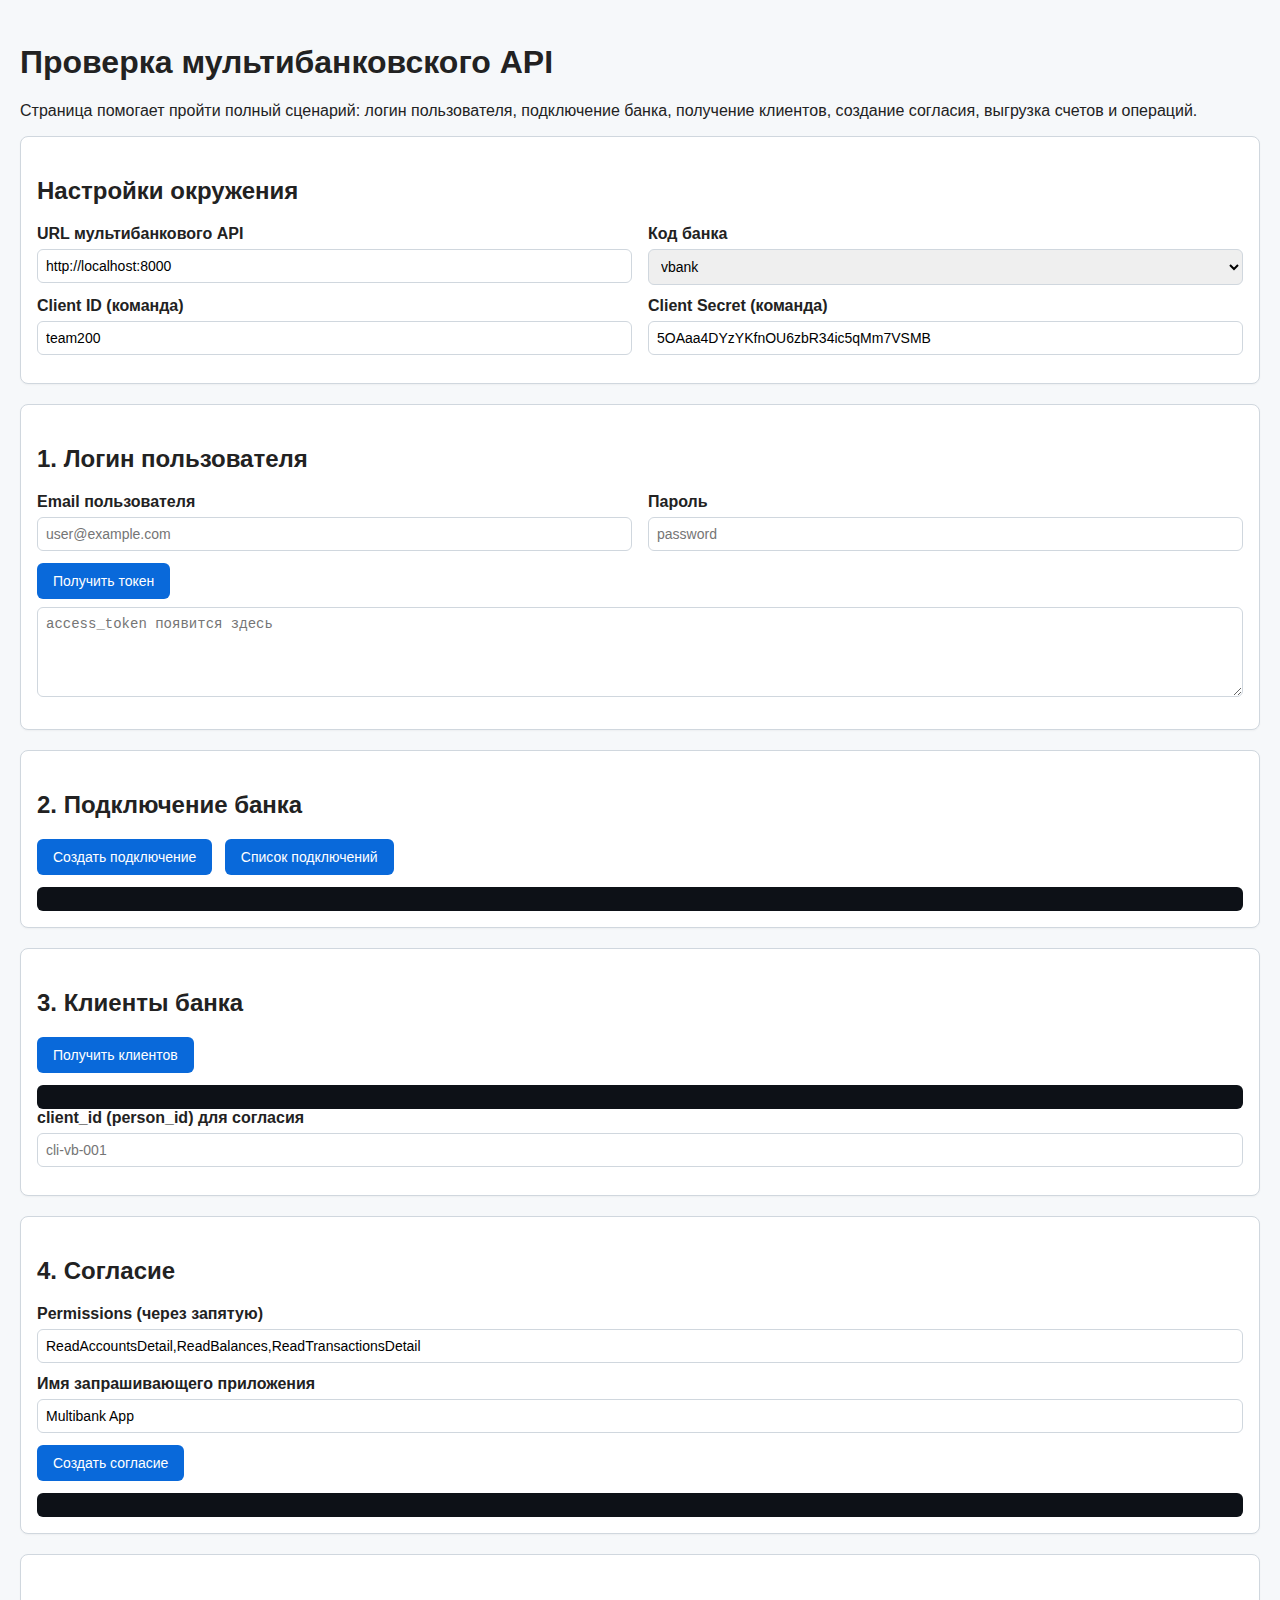
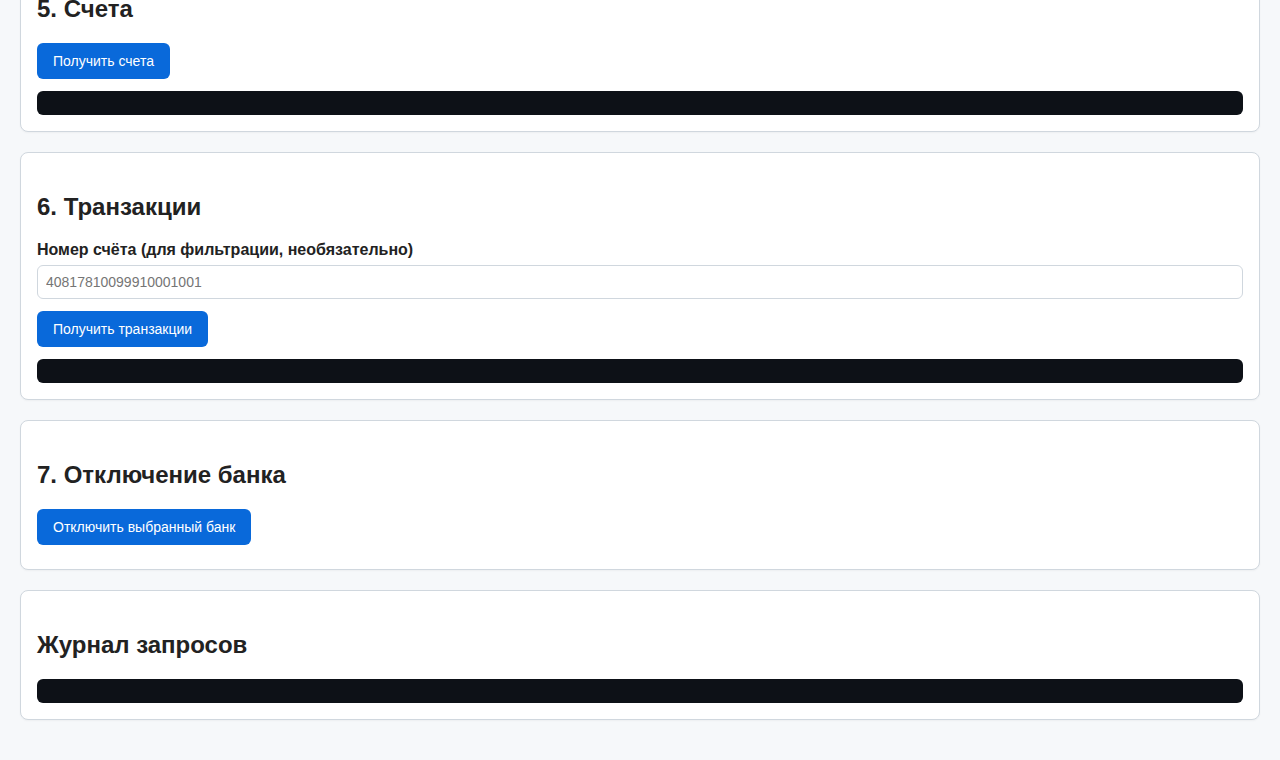
<file: frontend/bank-api-tester.html>
<!DOCTYPE html>
<html lang="ru">
<head>
  <meta charset="UTF-8">
  <title>Проверка мультибанковского API</title>
  <style>
    body {
      font-family: Arial, sans-serif;
      margin: 0;
      padding: 20px;
      background: #f6f8fa;
      color: #222;
    }
    h1, h2 {
      margin-top: 24px;
    }
    section {
      background: #fff;
      border: 1px solid #d0d7de;
      border-radius: 8px;
      padding: 16px;
      margin-bottom: 20px;
      box-shadow: 0 1px 2px rgba(0,0,0,0.04);
    }
    label {
      display: block;
      margin-bottom: 6px;
      font-weight: bold;
    }
    input, select, textarea {
      width: 100%;
      padding: 8px;
      margin-bottom: 12px;
      border: 1px solid #d0d7de;
      border-radius: 6px;
      font-size: 14px;
      box-sizing: border-box;
    }
    textarea {
      min-height: 90px;
      resize: vertical;
    }
    button {
      background: #0969da;
      color: #fff;
      border: none;
      padding: 10px 16px;
      border-radius: 6px;
      font-size: 14px;
      cursor: pointer;
    }
    button:hover {
      background: #0552b5;
    }
    .row {
      display: flex;
      gap: 16px;
      flex-wrap: wrap;
    }
    .col {
      flex: 1;
      min-width: 220px;
    }
    .output {
      font-family: Consolas, "Courier New", monospace;
      background: #0d1117;
      color: #c9d1d9;
      padding: 12px;
      border-radius: 6px;
      overflow-x: auto;
      white-space: pre-wrap;
      margin-top: 12px;
    }
    .status {
      margin: 8px 0;
      font-size: 14px;
      color: #24292f;
    }
    .grid {
      display: grid;
      gap: 12px;
      grid-template-columns: repeat(auto-fill, minmax(280px, 1fr));
    }
  </style>
</head>
<body>
  <h1>Проверка мультибанковского API</h1>
  <p>Страница помогает пройти полный сценарий: логин пользователя, подключение банка, получение клиентов, создание согласия, выгрузка счетов и операций.</p>

  <section>
    <h2>Настройки окружения</h2>
    <div class="row">
      <div class="col">
        <label for="api-url">URL мультибанкового API</label>
        <input id="api-url" type="text" value="http://localhost:8000" />
      </div>
      <div class="col">
        <label for="bank-code">Код банка</label>
        <select id="bank-code">
          <option value="vbank">vbank</option>
          <option value="abank">abank</option>
          <option value="sbank">sbank</option>
        </select>
      </div>
    </div>
    <div class="row">
      <div class="col">
        <label for="team-client-id">Client ID (команда)</label>
        <input id="team-client-id" type="text" value="team200" />
      </div>
      <div class="col">
        <label for="team-client-secret">Client Secret (команда)</label>
        <input id="team-client-secret" type="text" value="5OAaa4DYzYKfnOU6zbR34ic5qMm7VSMB" />
      </div>
    </div>
  </section>

  <section>
    <h2>1. Логин пользователя</h2>
    <div class="row">
      <div class="col">
        <label for="user-login">Email пользователя</label>
        <input id="user-login" type="email" placeholder="user@example.com" />
      </div>
      <div class="col">
        <label for="user-password">Пароль</label>
        <input id="user-password" type="password" placeholder="password" />
      </div>
    </div>
    <button id="btn-login">Получить токен</button>
    <div class="status" id="login-status"></div>
    <textarea id="access-token" readonly placeholder="access_token появится здесь"></textarea>
  </section>

  <section>
    <h2>2. Подключение банка</h2>
    <button id="btn-connect">Создать подключение</button>
    <button id="btn-connections" style="margin-left: 8px;">Список подключений</button>
    <div class="status" id="connect-status"></div>
    <div class="output" id="connections-output"></div>
  </section>

  <section>
    <h2>3. Клиенты банка</h2>
    <button id="btn-load-clients">Получить клиентов</button>
    <div class="status" id="clients-status"></div>
    <div class="output" id="clients-output"></div>
    <label for="client-person-id">client_id (person_id) для согласия</label>
    <input id="client-person-id" type="text" placeholder="cli-vb-001" />
  </section>

  <section>
    <h2>4. Согласие</h2>
    <label for="permissions">Permissions (через запятую)</label>
    <input id="permissions" type="text" value="ReadAccountsDetail,ReadBalances,ReadTransactionsDetail" />
    <label for="requesting-name">Имя запрашивающего приложения</label>
    <input id="requesting-name" type="text" value="Multibank App" />
    <button id="btn-create-consent">Создать согласие</button>
    <div class="status" id="consent-status"></div>
    <div class="output" id="consent-output"></div>
  </section>

  <section>
    <h2>5. Счета</h2>
    <button id="btn-load-accounts">Получить счета</button>
    <div class="status" id="accounts-status"></div>
    <div class="output" id="accounts-output"></div>
  </section>

  <section>
    <h2>6. Транзакции</h2>
    <label for="account-id">Номер счёта (для фильтрации, необязательно)</label>
    <input id="account-id" type="text" placeholder="40817810099910001001" />
    <button id="btn-load-transactions">Получить транзакции</button>
    <div class="status" id="transactions-status"></div>
    <div class="output" id="transactions-output"></div>
  </section>

  <section>
    <h2>7. Отключение банка</h2>
    <button id="btn-disconnect">Отключить выбранный банк</button>
    <div class="status" id="disconnect-status"></div>
  </section>

  <section>
    <h2>Журнал запросов</h2>
    <div class="output" id="log-output"></div>
  </section>

  <script>
    const state = {
      accessToken: "",
      lastConnection: null
    };

    const $ = id => document.getElementById(id);

    function log(message) {
      const logOutput = $("log-output");
      const time = new Date().toLocaleTimeString();
      logOutput.textContent = `[${time}] ${message}\n` + logOutput.textContent;
    }

    function setStatus(id, text) {
      $(id).textContent = text || "";
    }

    function setOutput(id, data) {
      if (!data) {
        $(id).textContent = "";
        return;
      }
      const formatted = typeof data === "string" ? data : JSON.stringify(data, null, 2);
      $(id).textContent = formatted;
    }

    function getBaseUrl() {
      return $("api-url").value.replace(/\/$/, "");
    }

    function getHeaders(isJson = true) {
      if (!state.accessToken) {
        throw new Error("Сначала получите access_token");
      }
      const headers = {
        "Authorization": `Bearer ${state.accessToken}`
      };
      if (isJson) headers["Content-Type"] = "application/json";
      return headers;
    }

    async function request(path, options = {}) {
      const url = `${getBaseUrl()}${path}`;
      log(`Запрос: ${options.method || "GET"} ${url}`);

      try {
        const response = await fetch(url, options);
        const text = await response.text();
        let json;
        try {
          json = text ? JSON.parse(text) : null;
        } catch (e) {
          json = { raw: text };
        }
        log(`Ответ: ${response.status} ${response.statusText}`);
        return { ok: response.ok, status: response.status, data: json };
      } catch (error) {
        log(`Ошибка запроса: ${error.message}`);
        throw error;
      }
    }

    $("btn-login").addEventListener("click", async () => {
      const email = $("user-login").value.trim();
      const password = $("user-password").value;
      if (!email || !password) {
        setStatus("login-status", "Укажите email и пароль");
        return;
      }
      setStatus("login-status", "Запрос выполняется...");

      try {
        const result = await request("/api/auth/login", {
          method: "POST",
          headers: { "Content-Type": "application/json" },
          body: JSON.stringify({ username: email, password })
        });
        if (!result.ok) {
          setStatus("login-status", `Ошибка: ${result.status}`);
          setOutput("access-token", result.data);
          return;
        }

        state.accessToken = result.data.access_token;
        $("access-token").value = state.accessToken;
        setStatus("login-status", "Успешно. Токен сохранён.");
      } catch (error) {
        setStatus("login-status", `Ошибка: ${error.message}`);
      }
    });

    $("btn-connect").addEventListener("click", async () => {
      const bankCode = $("bank-code").value;
      const clientId = $("team-client-id").value.trim();
      const clientSecret = $("team-client-secret").value.trim();

      if (!clientId || !clientSecret) {
        setStatus("connect-status", "Укажите client_id и client_secret");
        return;
      }
      setStatus("connect-status", "Запрос выполняется...");

      try {
        const result = await request("/api/banks/connect", {
          method: "POST",
          headers: getHeaders(),
          body: JSON.stringify({
            bank_code: bankCode,
            client_id: clientId,
            client_secret: clientSecret
          })
        });

        if (!result.ok) {
          setStatus("connect-status", `Ошибка: ${result.status}`);
          setOutput("connections-output", result.data);
          return;
        }

        state.lastConnection = result.data;
        setStatus("connect-status", "Подключение создано.");
        setOutput("connections-output", result.data);
      } catch (error) {
        setStatus("connect-status", `Ошибка: ${error.message}`);
      }
    });

    $("btn-connections").addEventListener("click", async () => {
      setStatus("connect-status", "Загружается список подключений...");
      try {
        const result = await request("/api/banks/connections", {
          method: "GET",
          headers: getHeaders(false)
        });
        if (!result.ok) {
          setStatus("connect-status", `Ошибка: ${result.status}`);
          setOutput("connections-output", result.data);
          return;
        }
        setStatus("connect-status", `Найдено подключений: ${result.data.length}`);
        setOutput("connections-output", result.data);
      } catch (error) {
        setStatus("connect-status", `Ошибка: ${error.message}`);
      }
    });

    $("btn-load-clients").addEventListener("click", async () => {
      const bankCode = $("bank-code").value;
      setStatus("clients-status", "Загрузка клиентов...");
      try {
        const result = await request(`/api/banks/connections/${bankCode}/clients`, {
          method: "GET",
          headers: getHeaders(false)
        });
        if (!result.ok) {
          setStatus("clients-status", `Ошибка: ${result.status}`);
          setOutput("clients-output", result.data);
          return;
        }
        setStatus("clients-status", `Получено клиентов: ${result.data.clients.length}`);
        setOutput("clients-output", result.data.clients);
        const firstClient = result.data.clients[0];
        if (firstClient && firstClient.person_id) {
          $("client-person-id").value = firstClient.person_id;
        }
      } catch (error) {
        setStatus("clients-status", `Ошибка: ${error.message}`);
      }
    });

    $("btn-create-consent").addEventListener("click", async () => {
      const bankCode = $("bank-code").value;
      const clientId = $("client-person-id").value.trim();
      const permissions = $("permissions").value.split(",").map(p => p.trim()).filter(Boolean);
      const requestingName = $("requesting-name").value.trim() || "Multibank App";

      if (!clientId) {
        setStatus("consent-status", "Укажите client_id клиента (person_id)");
        return;
      }
      setStatus("consent-status", "Создание согласия...");

      try {
        const result = await request(`/api/banks/connections/${bankCode}/consents`, {
          method: "POST",
          headers: getHeaders(),
          body: JSON.stringify({
            client_id: clientId,
            permissions,
            requesting_bank_name: requestingName
          })
        });
        if (!result.ok) {
          setStatus("consent-status", `Ошибка: ${result.status}`);
          setOutput("consent-output", result.data);
          return;
        }
        setStatus("consent-status", `Согласие статус: ${result.data.status}`);
        setOutput("consent-output", result.data);
      } catch (error) {
        setStatus("consent-status", `Ошибка: ${error.message}`);
      }
    });

    $("btn-load-accounts").addEventListener("click", async () => {
      const bankCode = $("bank-code").value;
      const clientId = $("client-person-id").value.trim();
      if (!clientId) {
        setStatus("accounts-status", "Укажите client_id клиента перед запросом счетов");
        return;
      }
      setStatus("accounts-status", "Загрузка счетов...");
      try {
        const result = await request(`/api/banks/connections/${bankCode}/accounts?client_id=${encodeURIComponent(clientId)}`, {
          method: "GET",
          headers: getHeaders(false)
        });
        if (!result.ok) {
          setStatus("accounts-status", `Ошибка: ${result.status}`);
          setOutput("accounts-output", result.data);
          return;
        }
        setStatus("accounts-status", "Счета получены.");
        setOutput("accounts-output", result.data);
        const accounts = result.data.data?.account || result.data.account || [];
        if (accounts && accounts.length) {
          $("account-id").value = accounts[0].accountId || accounts[0].account_id || "";
        }
      } catch (error) {
        setStatus("accounts-status", `Ошибка: ${error.message}`);
      }
    });

    $("btn-load-transactions").addEventListener("click", async () => {
      const bankCode = $("bank-code").value;
      const accountId = $("account-id").value.trim();
      const clientId = $("client-person-id").value.trim();
      if (!clientId) {
        setStatus("transactions-status", "Укажите client_id клиента");
        return;
      }
      if (!accountId) {
        setStatus("transactions-status", "Укажите account_id (значение accountId из ответа счетов)");
        return;
      }
      const query = `?account_id=${encodeURIComponent(accountId)}&client_id=${encodeURIComponent(clientId)}`;
      setStatus("transactions-status", "Загрузка транзакций...");

      try {
        const result = await request(`/api/banks/connections/${bankCode}/transactions${query}`, {
          method: "GET",
          headers: getHeaders(false)
        });
        if (!result.ok) {
          setStatus("transactions-status", `Ошибка: ${result.status}`);
          setOutput("transactions-output", result.data);
          return;
        }
        setStatus("transactions-status", "Транзакции получены.");
        setOutput("transactions-output", result.data);
      } catch (error) {
        setStatus("transactions-status", `Ошибка: ${error.message}`);
      }
    });

    $("btn-disconnect").addEventListener("click", async () => {
      const bankCode = $("bank-code").value;
      setStatus("disconnect-status", "Отключение...");

      try {
        const result = await request(`/api/banks/connections/${bankCode}`, {
          method: "DELETE",
          headers: getHeaders(false)
        });
        if (!result.ok) {
          setStatus("disconnect-status", `Ошибка: ${result.status}`);
          return;
        }
        setStatus("disconnect-status", "Банк отключён.");
      } catch (error) {
        setStatus("disconnect-status", `Ошибка: ${error.message}`);
      }
    });
  </script>
</body>
</html>
</file>
